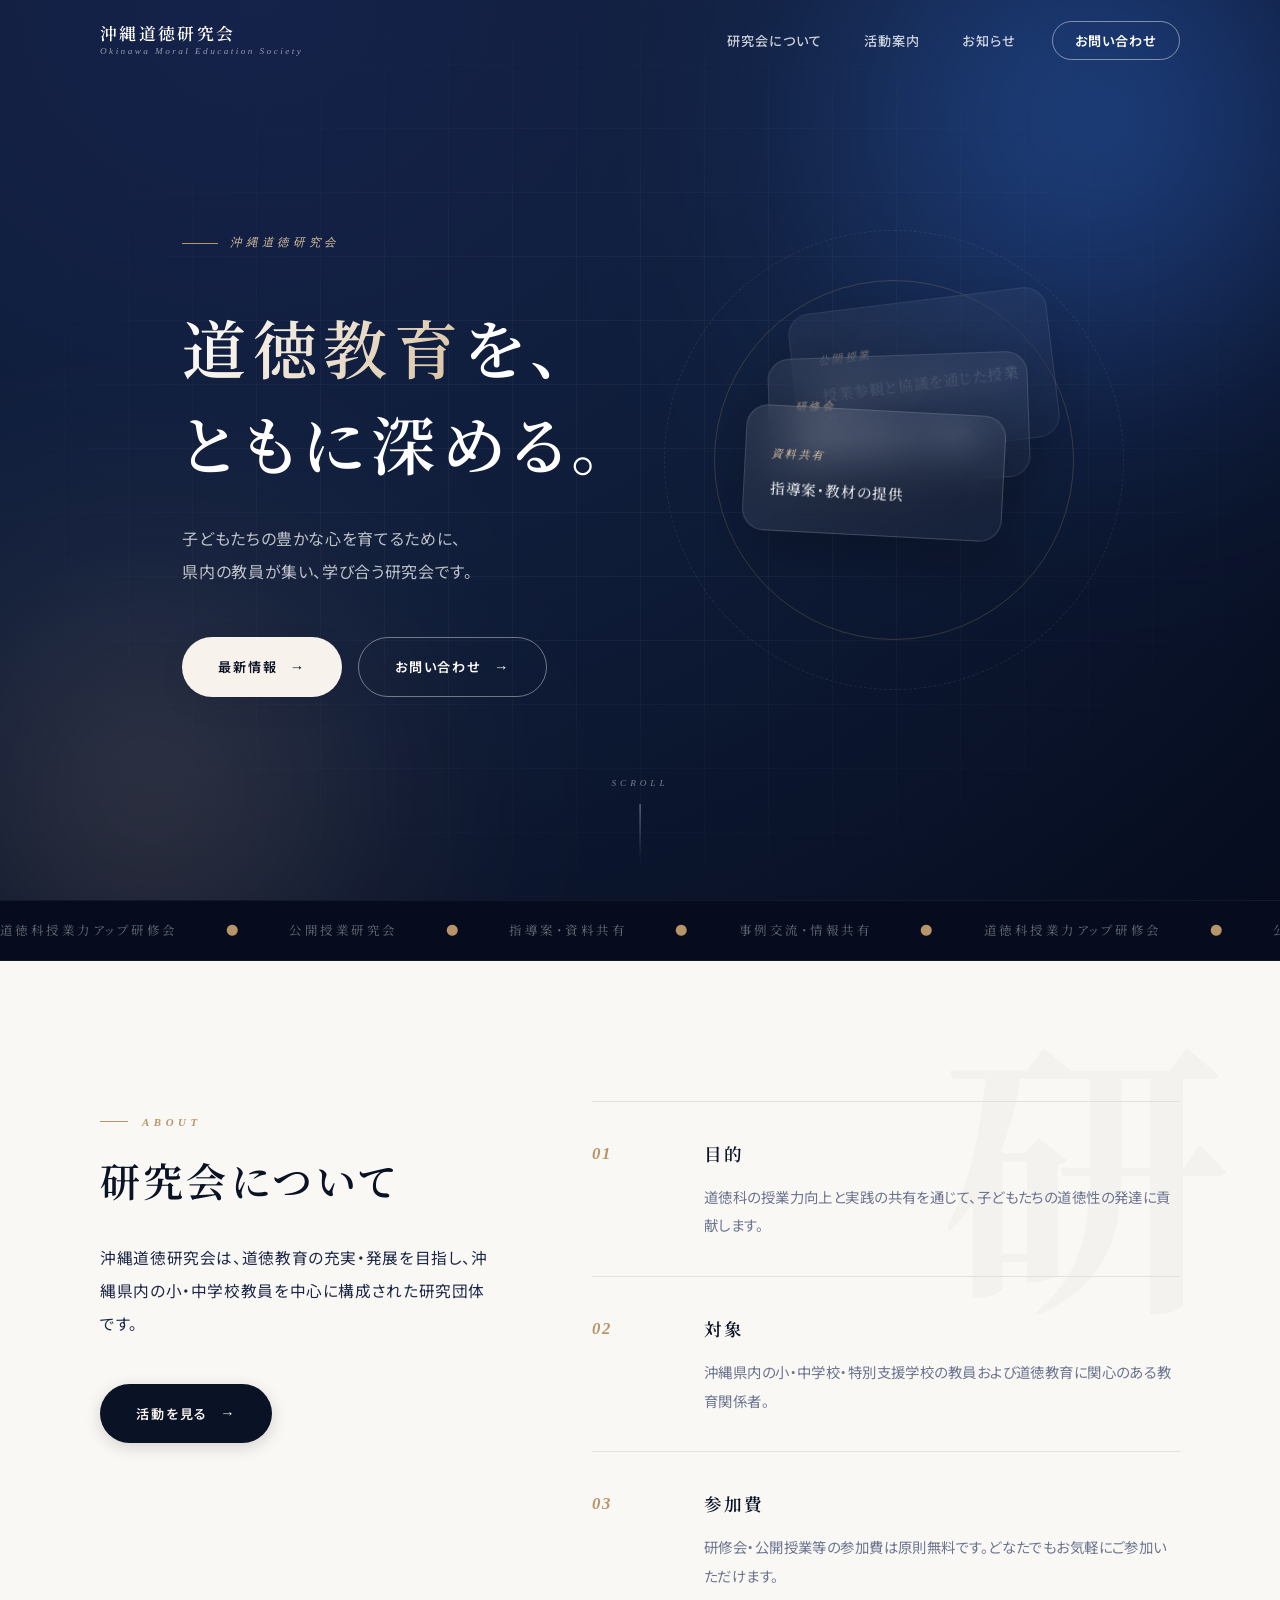
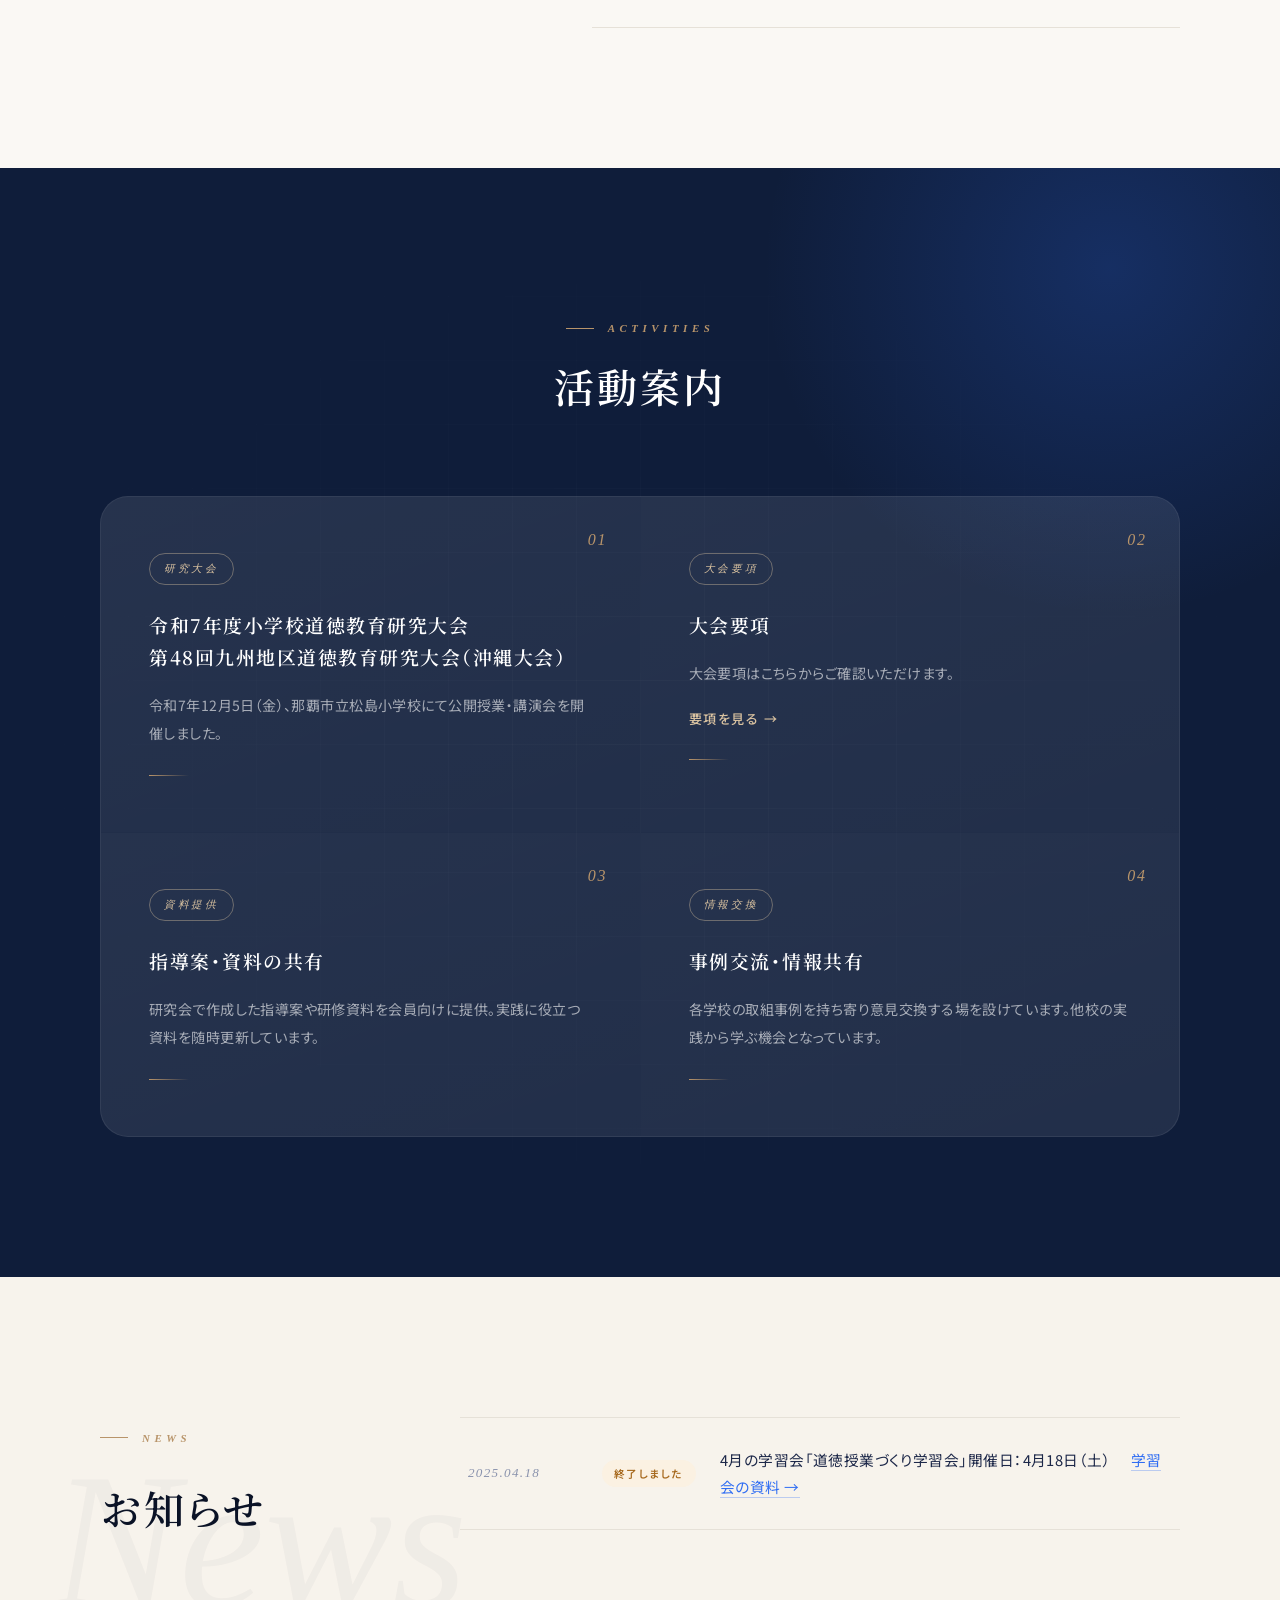
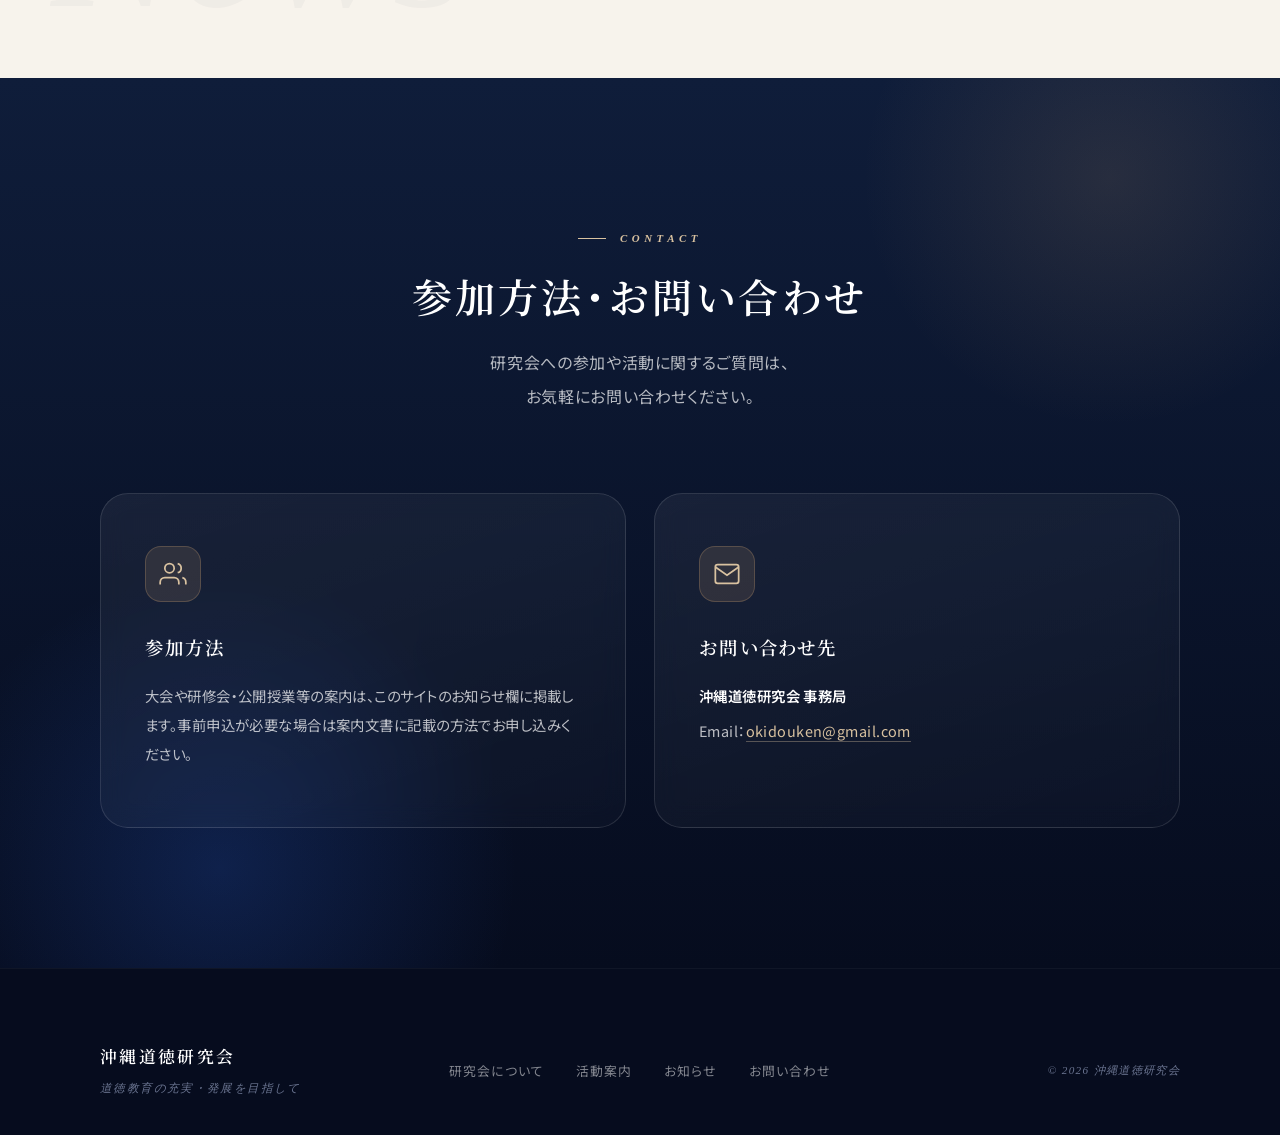
<file: index.html>
<!DOCTYPE html>
<html lang="ja">
<head>
  <meta charset="UTF-8">
  <meta name="viewport" content="width=device-width, initial-scale=1.0">
  <title>沖縄道徳研究会</title>
  <meta name="description" content="沖縄道徳研究会は、道徳教育の充実・発展を目指し、県内の教員が集う研究会です。">
  <link rel="preconnect" href="https://fonts.googleapis.com">
  <link rel="preconnect" href="https://fonts.gstatic.com" crossorigin>
  <link href="https://fonts.googleapis.com/css2?family=Noto+Sans+JP:wght@400;500;700&family=Noto+Serif+JP:wght@500;700&display=swap" rel="stylesheet">
  <link rel="stylesheet" href="style.css">
</head>
<body>

  <!-- ヘッダー -->
  <header class="header" id="header">
    <div class="header__inner">
      <a href="#" class="header__logo">
        <span class="header__logo-jp">沖縄道徳研究会</span>
        <span class="header__logo-en">Okinawa Moral Education Society</span>
      </a>
      <nav class="header__nav" aria-label="メインナビゲーション">
        <ul class="header__nav-list" id="nav-menu">
          <li><a href="#about">研究会について</a></li>
          <li><a href="#activities">活動案内</a></li>
          <li><a href="#news">お知らせ</a></li>
          <li><a href="#contact" class="header__nav-cta">お問い合わせ</a></li>
        </ul>
        <button class="header__hamburger" id="hamburger" aria-expanded="false" aria-label="メニュー">
          <span></span><span></span><span></span>
        </button>
      </nav>
    </div>
  </header>

  <main>

    <!-- HERO -->
    <section class="hero">
      <div class="hero__bg">
        <div class="hero__blob hero__blob--1"></div>
        <div class="hero__blob hero__blob--2"></div>
        <div class="hero__grid" aria-hidden="true"></div>
      </div>
      <div class="hero__inner">
        <div class="hero__text">
          <span class="hero__label">沖縄道徳研究会</span>
          <h1 class="hero__title">
            <em>道徳教育</em>を、<br>ともに深める。
          </h1>
          <p class="hero__desc">子どもたちの豊かな心を育てるために、<br>県内の教員が集い、学び合う研究会です。</p>
          <div class="hero__btns">
            <a href="#news" class="btn btn--white">最新情報</a>
            <a href="#contact" class="btn btn--outline">お問い合わせ</a>
          </div>
        </div>
        <div class="hero__visual" aria-hidden="true">
          <div class="hero__card-stack">
            <div class="hero__card hero__card--back">
              <span>公開授業</span>
              <p>授業参観と協議を通じた授業改善</p>
            </div>
            <div class="hero__card hero__card--mid">
              <span>研修会</span>
              <p>実践的な授業力アップ研修</p>
            </div>
            <div class="hero__card hero__card--front">
              <span>資料共有</span>
              <p>指導案・教材の提供</p>
            </div>
          </div>
        </div>
      </div>
      <div class="hero__scroll" aria-hidden="true">
        <span>SCROLL</span>
        <div class="hero__scroll-line"></div>
      </div>
    </section>

    <!-- MARQUEE -->
    <div class="marquee" aria-hidden="true">
      <div class="marquee__track">
        <span>道徳科授業力アップ研修会</span>
        <span aria-hidden="true">●</span>
        <span>公開授業研究会</span>
        <span aria-hidden="true">●</span>
        <span>指導案・資料共有</span>
        <span aria-hidden="true">●</span>
        <span>事例交流・情報共有</span>
        <span aria-hidden="true">●</span>
        <span>道徳科授業力アップ研修会</span>
        <span aria-hidden="true">●</span>
        <span>公開授業研究会</span>
        <span aria-hidden="true">●</span>
        <span>指導案・資料共有</span>
        <span aria-hidden="true">●</span>
        <span>事例交流・情報共有</span>
        <span aria-hidden="true">●</span>
      </div>
    </div>

    <!-- ABOUT -->
    <section class="about" id="about">
      <div class="wrap">
        <div class="about__layout">
          <div class="about__left">
            <p class="label-en">About</p>
            <h2 class="heading">研究会について</h2>
            <p class="about__lead">沖縄道徳研究会は、道徳教育の充実・発展を目指し、沖縄県内の小・中学校教員を中心に構成された研究団体です。</p>
            <a href="https://drive.google.com/file/d/13Ye7_MSz2B1QgEWNoBo6DblrTEaTL5Um/view?usp=drive_link" target="_blank" rel="noopener noreferrer" class="btn btn--navy">活動を見る</a>
          </div>
          <div class="about__right">
            <div class="about__item">
              <div class="about__item-num">01</div>
              <div class="about__item-body">
                <h3>目的</h3>
                <p>道徳科の授業力向上と実践の共有を通じて、子どもたちの道徳性の発達に貢献します。</p>
              </div>
            </div>
            <div class="about__item">
              <div class="about__item-num">02</div>
              <div class="about__item-body">
                <h3>対象</h3>
                <p>沖縄県内の小・中学校・特別支援学校の教員および道徳教育に関心のある教育関係者。</p>
              </div>
            </div>
            <div class="about__item">
              <div class="about__item-num">03</div>
              <div class="about__item-body">
                <h3>参加費</h3>
                <p>研修会・公開授業等の参加費は原則無料です。どなたでもお気軽にご参加いただけます。</p>
              </div>
            </div>
          </div>
        </div>
      </div>
    </section>

    <!-- ACTIVITIES -->
    <section class="activities" id="activities">
      <div class="wrap">
        <div class="sec-head">
          <p class="label-en">Activities</p>
          <h2 class="heading heading--light">活動案内</h2>
        </div>
        <div class="activities__grid">
          <article class="act-card">
            <div class="act-card__num">01</div>
            <div class="act-card__tag">研究大会</div>
            <h3 class="act-card__title">令和7年度小学校道徳教育研究大会<br>第48回九州地区道徳教育研究大会（沖縄大会）</h3>
            <p class="act-card__text">令和7年12月5日（金）、那覇市立松島小学校にて公開授業・講演会を開催しました。</p>
            <div class="act-card__line"></div>
          </article>
          <article class="act-card">
            <div class="act-card__num">02</div>
            <div class="act-card__tag">大会要項</div>
            <h3 class="act-card__title">大会要項</h3>
            <p class="act-card__text">大会要項はこちらからご確認いただけます。</p>
            <a href="https://drive.google.com/file/d/1OhTGpWUcL0jSf1fhaCDkQ2HPfLnSsAS_/view?usp=drive_link" target="_blank" rel="noopener noreferrer" class="act-card__link">要項を見る →</a>
            <div class="act-card__line"></div>
          </article>
          <article class="act-card">
            <div class="act-card__num">03</div>
            <div class="act-card__tag">資料提供</div>
            <h3 class="act-card__title">指導案・資料の共有</h3>
            <p class="act-card__text">研究会で作成した指導案や研修資料を会員向けに提供。実践に役立つ資料を随時更新しています。</p>
            <div class="act-card__line"></div>
          </article>
          <article class="act-card">
            <div class="act-card__num">04</div>
            <div class="act-card__tag">情報交換</div>
            <h3 class="act-card__title">事例交流・情報共有</h3>
            <p class="act-card__text">各学校の取組事例を持ち寄り意見交換する場を設けています。他校の実践から学ぶ機会となっています。</p>
            <div class="act-card__line"></div>
          </article>
        </div>
      </div>
    </section>

    <!-- NEWS -->
    <section class="news" id="news">
      <div class="wrap">
        <div class="news__layout">
          <div class="news__head">
            <p class="label-en">News</p>
            <h2 class="heading">お知らせ</h2>
          </div>
          <ul class="news__list">
            <li class="news__item">
              <time class="news__date" datetime="2025-04-18">2025.04.18</time>
              <span class="tag tag--amber">終了しました</span>
              <p class="news__text">4月の学習会「道徳授業づくり学習会」開催日：4月18日（土）　<a href="https://drive.google.com/drive/folders/1cPJ84B9eItEDcT43PMzth0sBB7QCTYvP?usp=sharing" target="_blank" rel="noopener noreferrer">学習会の資料 →</a></p>
            </li>
          </ul>
        </div>
      </div>
    </section>

    <!-- CONTACT -->
    <section class="contact" id="contact">
      <div class="wrap">
        <div class="sec-head">
          <p class="label-en label-en--light">Contact</p>
          <h2 class="heading heading--light">参加方法・お問い合わせ</h2>
          <p class="contact__lead">研究会への参加や活動に関するご質問は、<br>お気軽にお問い合わせください。</p>
        </div>
        <div class="contact__grid">
          <div class="contact__card">
            <div class="contact__card-icon" aria-hidden="true">
              <svg width="28" height="28" viewBox="0 0 24 24" fill="none" stroke="currentColor" stroke-width="1.5"><path d="M17 21v-2a4 4 0 0 0-4-4H5a4 4 0 0 0-4 4v2"/><circle cx="9" cy="7" r="4"/><path d="M23 21v-2a4 4 0 0 0-3-3.87"/><path d="M16 3.13a4 4 0 0 1 0 7.75"/></svg>
            </div>
            <h3>参加方法</h3>
            <p>大会や研修会・公開授業等の案内は、このサイトのお知らせ欄に掲載します。事前申込が必要な場合は案内文書に記載の方法でお申し込みください。</p>
          </div>
          <div class="contact__card">
            <div class="contact__card-icon" aria-hidden="true">
              <svg width="28" height="28" viewBox="0 0 24 24" fill="none" stroke="currentColor" stroke-width="1.5"><path d="M4 4h16c1.1 0 2 .9 2 2v12c0 1.1-.9 2-2 2H4c-1.1 0-2-.9-2-2V6c0-1.1.9-2 2-2z"/><polyline points="22,6 12,13 2,6"/></svg>
            </div>
            <h3>お問い合わせ先</h3>
            <address>
              <p><strong>沖縄道徳研究会 事務局</strong></p>
              <p>Email：<a href="mailto:okidouken@gmail.com">okidouken@gmail.com</a></p>
            </address>
          </div>
        </div>
      </div>
    </section>

  </main>

  <!-- FOOTER -->
  <footer class="footer">
    <div class="wrap footer__inner">
      <div class="footer__brand">
        <p class="footer__name">沖縄道徳研究会</p>
        <p class="footer__sub">道徳教育の充実・発展を目指して</p>
      </div>
      <nav class="footer__nav" aria-label="フッターナビゲーション">
        <ul>
          <li><a href="#about">研究会について</a></li>
          <li><a href="#activities">活動案内</a></li>
          <li><a href="#news">お知らせ</a></li>
          <li><a href="#contact">お問い合わせ</a></li>
        </ul>
      </nav>
      <p class="footer__copy">&copy; 2026 沖縄道徳研究会</p>
    </div>
  </footer>

  <script src="script.js"></script>
</body>
</html>
</file>
<file: style.css>
/* ===========================
   デザイントークン
=========================== */
:root {
  --ink:        #0a1226;
  --ink-2:      #111a36;
  --ink-3:      #1c2748;
  --navy:       #0f1d3a;
  --navy-deep:  #060c1e;
  --blue:       #2f6df3;
  --blue-soft:  #5d8bff;
  --sky:        #7cb1ff;
  --gold:       #b8946a;
  --gold-soft:  #d9c2a0;
  --cream:      #f7f3ec;
  --paper:      #faf8f4;
  --line:       #e6e1d8;
  --mute:       #6b7591;
  --mute-2:     #8a93ad;

  --serif: "Noto Serif JP", "Hiragino Mincho ProN", serif;
  --sans:  "Noto Sans JP", "Hiragino Sans", sans-serif;

  --radius-sm: 10px;
  --radius:    18px;
  --radius-lg: 28px;

  --shadow-soft: 0 1px 2px rgba(10,18,38,.04), 0 8px 32px rgba(10,18,38,.06);
  --shadow-lift: 0 4px 12px rgba(10,18,38,.06), 0 24px 60px rgba(10,18,38,.12);

  --ease: cubic-bezier(.2,.7,.2,1);
}

/* ===========================
   リセット・基本
=========================== */
*, *::before, *::after { box-sizing: border-box; margin: 0; padding: 0; }
html { scroll-behavior: smooth; }

body {
  font-family: var(--sans);
  font-size: 16px;
  line-height: 1.85;
  color: var(--ink);
  background: var(--paper);
  overflow-x: hidden;
  font-feature-settings: "palt";
  -webkit-font-smoothing: antialiased;
  text-rendering: optimizeLegibility;
}

img { max-width: 100%; height: auto; display: block; }
a { text-decoration: none; transition: color .25s var(--ease); color: inherit; }
address { font-style: normal; }
::selection { background: var(--ink); color: var(--cream); }

/* ===========================
   共通ユーティリティ
=========================== */
.wrap {
  max-width: 1160px;
  margin: 0 auto;
  padding: 0 40px;
}

.label-en {
  display: inline-flex;
  align-items: center;
  gap: 14px;
  font-size: .68rem;
  letter-spacing: .42em;
  text-transform: uppercase;
  color: var(--gold);
  font-weight: 600;
  margin-bottom: 18px;
  font-family: Georgia, "Times New Roman", serif;
  font-style: italic;
}
.label-en::before {
  content: '';
  width: 28px;
  height: 1px;
  background: currentColor;
  display: inline-block;
}

.label-en--light { color: var(--gold-soft); }

.heading {
  font-family: var(--serif);
  font-size: clamp(1.75rem, 3.2vw, 2.5rem);
  font-weight: 600;
  color: var(--ink);
  letter-spacing: .08em;
  line-height: 1.5;
}

.heading--light { color: #ffffff; }

.sec-head {
  text-align: center;
  margin-bottom: 80px;
}
.sec-head .label-en { justify-content: center; }

/* ===========================
   ボタン
=========================== */
.btn {
  position: relative;
  display: inline-flex;
  align-items: center;
  justify-content: center;
  gap: 12px;
  font-size: .82rem;
  font-weight: 600;
  letter-spacing: .14em;
  padding: 16px 36px;
  border-radius: 999px;
  transition: transform .35s var(--ease), box-shadow .35s var(--ease), background .25s, color .25s, border-color .25s;
  cursor: pointer;
  border: none;
  overflow: hidden;
}

.btn::after {
  content: '→';
  font-family: Georgia, serif;
  font-size: .9rem;
  transition: transform .35s var(--ease);
}
.btn:hover::after { transform: translateX(4px); }

.btn--white {
  background: var(--cream);
  color: var(--ink);
  box-shadow: var(--shadow-soft);
}
.btn--white:hover { transform: translateY(-2px); box-shadow: var(--shadow-lift); color: var(--ink); }

.btn--outline {
  background: transparent;
  color: #ffffff;
  border: 1px solid rgba(255,255,255,.4);
}
.btn--outline:hover { background: rgba(255,255,255,.08); border-color: rgba(255,255,255,.85); color: #fff; }

.btn--navy {
  background: var(--ink);
  color: var(--cream);
  box-shadow: 0 4px 16px rgba(10,18,38,.16);
}
.btn--navy:hover { transform: translateY(-2px); box-shadow: 0 14px 32px rgba(10,18,38,.24); color: var(--cream); }

/* ===========================
   ヘッダー
=========================== */
.header {
  position: fixed;
  top: 0; left: 0; right: 0;
  z-index: 200;
  transition: background .4s var(--ease), box-shadow .4s var(--ease), border-color .4s;
  border-bottom: 1px solid transparent;
}

.header.scrolled {
  background: rgba(250,248,244,.85);
  backdrop-filter: saturate(180%) blur(18px);
  -webkit-backdrop-filter: saturate(180%) blur(18px);
  border-bottom-color: var(--line);
}

.header__inner {
  max-width: 1160px;
  margin: 0 auto;
  padding: 0 40px;
  height: 80px;
  display: flex;
  align-items: center;
  justify-content: space-between;
}

.header__logo {
  display: flex;
  flex-direction: column;
  line-height: 1.25;
}

.header__logo-jp {
  font-family: var(--serif);
  font-size: 1.05rem;
  font-weight: 600;
  color: #ffffff;
  letter-spacing: .14em;
  transition: color .35s;
}

.header.scrolled .header__logo-jp { color: var(--ink); }

.header__logo-en {
  font-size: .58rem;
  letter-spacing: .26em;
  color: rgba(255,255,255,.55);
  font-family: Georgia, serif;
  font-style: italic;
  transition: color .35s;
  margin-top: 2px;
}

.header.scrolled .header__logo-en { color: var(--gold); }

.header__nav-list {
  display: flex;
  align-items: center;
  gap: 6px;
  list-style: none;
}

.header__nav-list a {
  position: relative;
  font-size: .82rem;
  font-weight: 500;
  color: rgba(255,255,255,.78);
  padding: 10px 18px;
  letter-spacing: .08em;
  transition: color .25s;
}

.header__nav-list a:not(.header__nav-cta)::after {
  content: '';
  position: absolute;
  left: 18px; right: 18px;
  bottom: 4px;
  height: 1px;
  background: currentColor;
  transform: scaleX(0);
  transform-origin: right center;
  transition: transform .4s var(--ease);
}
.header__nav-list a:not(.header__nav-cta):hover::after {
  transform: scaleX(1);
  transform-origin: left center;
}

.header.scrolled .header__nav-list a { color: var(--ink-3); }
.header__nav-list a:hover { color: #fff; }
.header.scrolled .header__nav-list a:hover { color: var(--ink); }

.header__nav-cta {
  margin-left: 12px;
  border: 1px solid rgba(255,255,255,.45) !important;
  border-radius: 999px !important;
  padding: 9px 22px !important;
  color: #fff !important;
  font-weight: 600 !important;
  letter-spacing: .12em;
  transition: background .3s, color .3s, border-color .3s;
}

.header.scrolled .header__nav-cta {
  background: var(--ink) !important;
  border-color: var(--ink) !important;
  color: var(--cream) !important;
}

.header__nav-cta:hover {
  background: #fff !important;
  color: var(--ink) !important;
  border-color: #fff !important;
}

.header.scrolled .header__nav-cta:hover {
  background: var(--ink-3) !important;
  border-color: var(--ink-3) !important;
}

.header__hamburger {
  display: none;
  flex-direction: column;
  gap: 5px;
  background: none;
  border: none;
  cursor: pointer;
  padding: 8px;
  width: 42px;
  height: 42px;
  justify-content: center;
}

.header__hamburger span {
  display: block;
  height: 1px;
  background: #fff;
  transition: transform .3s var(--ease), opacity .3s;
  width: 100%;
}
.header.scrolled .header__hamburger span { background: var(--ink); }

/* ===========================
   HERO
=========================== */
.hero {
  position: relative;
  min-height: 100svh;
  display: flex;
  align-items: center;
  background: radial-gradient(ellipse at 20% 0%, #15224a 0%, var(--navy) 45%, var(--navy-deep) 100%);
  overflow: hidden;
  padding: 120px 0 100px;
  color: #fff;
}

.hero__bg { position: absolute; inset: 0; pointer-events: none; }

.hero__blob {
  position: absolute;
  border-radius: 50%;
  filter: blur(120px);
  mix-blend-mode: screen;
}

.hero__blob--1 {
  width: 720px; height: 720px;
  background: radial-gradient(circle, rgba(47,109,243,.55) 0%, transparent 70%);
  top: -240px; right: -180px;
}

.hero__blob--2 {
  width: 540px; height: 540px;
  background: radial-gradient(circle, rgba(184,148,106,.35) 0%, transparent 70%);
  bottom: -160px; left: -120px;
}

.hero__grid {
  position: absolute;
  inset: 0;
  background-image:
    linear-gradient(rgba(255,255,255,.035) 1px, transparent 1px),
    linear-gradient(90deg, rgba(255,255,255,.035) 1px, transparent 1px);
  background-size: 64px 64px;
  mask-image: radial-gradient(ellipse at center, #000 30%, transparent 80%);
  -webkit-mask-image: radial-gradient(ellipse at center, #000 30%, transparent 80%);
}

.hero__inner {
  position: relative;
  z-index: 1;
  max-width: 1160px;
  margin: 0 auto;
  padding: 0 40px;
  display: grid;
  grid-template-columns: 1.05fr 1fr;
  align-items: center;
  gap: 80px;
}

.hero__label {
  display: inline-flex;
  align-items: center;
  gap: 12px;
  font-size: .72rem;
  letter-spacing: .32em;
  color: var(--gold-soft);
  padding: 8px 0;
  margin-bottom: 36px;
  font-family: Georgia, serif;
  font-style: italic;
  text-transform: uppercase;
}
.hero__label::before {
  content: '';
  width: 36px; height: 1px;
  background: var(--gold);
}

.hero__title {
  font-family: var(--serif);
  font-size: clamp(2.2rem, 5vw, 4rem);
  font-weight: 600;
  line-height: 1.5;
  color: #ffffff;
  letter-spacing: .1em;
  margin-bottom: 32px;
}

.hero__title em {
  font-style: normal;
  position: relative;
  background: linear-gradient(120deg, #fff 0%, var(--gold-soft) 100%);
  -webkit-background-clip: text;
  background-clip: text;
  color: transparent;
}

.hero__desc {
  font-size: 1rem;
  color: rgba(255,255,255,.72);
  line-height: 2.1;
  margin-bottom: 48px;
  max-width: 480px;
  letter-spacing: .04em;
}

.hero__btns {
  display: flex;
  gap: 16px;
  flex-wrap: wrap;
}

/* ヒーローカードスタック */
.hero__visual {
  display: flex;
  justify-content: center;
  align-items: center;
  position: relative;
}
.hero__visual::before {
  content: '';
  position: absolute;
  width: 360px; height: 360px;
  border: 1px solid rgba(184,148,106,.25);
  border-radius: 50%;
  animation: rotateRing 60s linear infinite;
}
.hero__visual::after {
  content: '';
  position: absolute;
  width: 460px; height: 460px;
  border: 1px dashed rgba(255,255,255,.08);
  border-radius: 50%;
}
@keyframes rotateRing { to { transform: rotate(360deg); } }

.hero__card-stack {
  position: relative;
  width: 300px;
  height: 320px;
  z-index: 1;
}

.hero__card {
  position: absolute;
  width: 260px;
  background: linear-gradient(145deg, rgba(255,255,255,.09), rgba(255,255,255,.03));
  border: 1px solid rgba(255,255,255,.15);
  backdrop-filter: blur(16px);
  -webkit-backdrop-filter: blur(16px);
  border-radius: 22px;
  padding: 30px 26px;
  color: #fff;
  box-shadow: 0 20px 60px rgba(0,0,0,.25);
  transition: transform .6s var(--ease);
}

.hero__card span {
  display: inline-block;
  font-size: .68rem;
  letter-spacing: .22em;
  color: var(--gold-soft);
  font-family: Georgia, serif;
  font-style: italic;
  margin-bottom: 12px;
  font-weight: 400;
  text-transform: uppercase;
}

.hero__card p {
  font-family: var(--serif);
  font-size: .92rem;
  font-weight: 500;
  color: rgba(255,255,255,.92);
  line-height: 1.7;
  letter-spacing: .04em;
}

.hero__card--back  { top:   0; left: 50px; transform: rotate(-7deg); opacity: .55; }
.hero__card--mid   { top:  55px; left: 25px; transform: rotate(-2deg); opacity: .8; }
.hero__card--front { top: 110px; left:  0;  transform: rotate(3deg); }

.hero__card-stack:hover .hero__card--back  { transform: rotate(-10deg) translateY(-6px); }
.hero__card-stack:hover .hero__card--mid   { transform: rotate(-3deg) translateY(-3px); }
.hero__card-stack:hover .hero__card--front { transform: rotate(4deg) translateY(0); }

/* スクロール案内 */
.hero__scroll {
  position: absolute;
  bottom: 40px;
  left: 50%;
  transform: translateX(-50%);
  display: flex;
  flex-direction: column;
  align-items: center;
  gap: 12px;
  z-index: 1;
}

.hero__scroll span {
  font-size: .58rem;
  letter-spacing: .42em;
  color: rgba(255,255,255,.45);
  font-family: Georgia, serif;
  font-style: italic;
}

.hero__scroll-line {
  width: 1px;
  height: 56px;
  background: linear-gradient(to bottom, rgba(255,255,255,.5), transparent);
  animation: scrollLine 2.2s ease-in-out infinite;
}

@keyframes scrollLine {
  0% { transform: scaleY(0); transform-origin: top; opacity: 1; }
  50% { transform: scaleY(1); transform-origin: top; }
  100% { transform: scaleY(1); transform-origin: bottom; opacity: 0; }
}

/* ===========================
   MARQUEE
=========================== */
.marquee {
  overflow: hidden;
  background: var(--navy-deep);
  padding: 18px 0;
  border-top: 1px solid rgba(255,255,255,.05);
  border-bottom: 1px solid rgba(255,255,255,.05);
}

.marquee__track {
  display: flex;
  gap: 48px;
  white-space: nowrap;
  animation: marquee 28s linear infinite;
  font-size: .78rem;
  letter-spacing: .28em;
  color: rgba(255,255,255,.4);
  font-weight: 400;
  font-family: var(--serif);
}
.marquee__track span[aria-hidden="true"] { color: var(--gold); }

@keyframes marquee {
  from { transform: translateX(0); }
  to   { transform: translateX(-50%); }
}

/* ===========================
   ABOUT
=========================== */
.about {
  padding: 140px 0;
  background: var(--paper);
  position: relative;
}
.about::before {
  content: '研';
  position: absolute;
  top: 60px; right: 4%;
  font-family: var(--serif);
  font-size: 18rem;
  color: rgba(15,29,58,.025);
  font-weight: 700;
  line-height: 1;
  pointer-events: none;
  user-select: none;
}

.about__layout {
  display: grid;
  grid-template-columns: 1fr 1.5fr;
  gap: 100px;
  align-items: start;
  position: relative;
}

.about__left .heading { margin-bottom: 32px; }

.about__lead {
  font-size: .98rem;
  color: var(--ink-3);
  line-height: 2.1;
  margin-bottom: 44px;
  letter-spacing: .04em;
}

.about__right {
  display: flex;
  flex-direction: column;
}

.about__item {
  display: grid;
  grid-template-columns: 80px 1fr;
  gap: 32px;
  padding: 36px 0;
  border-bottom: 1px solid var(--line);
  transition: padding .35s var(--ease);
  align-items: start;
}

.about__item:first-child { border-top: 1px solid var(--line); }
.about__item:hover { padding-left: 8px; }

.about__item-num {
  font-size: 1.05rem;
  font-weight: 600;
  color: var(--gold);
  font-family: Georgia, serif;
  font-style: italic;
  letter-spacing: .1em;
  line-height: 1.4;
  padding-top: 4px;
}

.about__item-body h3 {
  font-family: var(--serif);
  font-size: 1.1rem;
  font-weight: 600;
  color: var(--ink);
  margin-bottom: 12px;
  letter-spacing: .1em;
}

.about__item-body p {
  font-size: .9rem;
  color: var(--mute);
  line-height: 2;
  letter-spacing: .03em;
}

/* ===========================
   ACTIVITIES
=========================== */
.activities {
  padding: 140px 0;
  background: var(--navy);
  position: relative;
  overflow: hidden;
  color: #fff;
}

.activities::before {
  content: '';
  position: absolute;
  width: 700px; height: 700px;
  background: radial-gradient(circle, rgba(47,109,243,.22), transparent 70%);
  top: -250px; right: -180px;
  border-radius: 50%;
  pointer-events: none;
}
.activities::after {
  content: '';
  position: absolute;
  inset: 0;
  background-image:
    linear-gradient(rgba(255,255,255,.025) 1px, transparent 1px),
    linear-gradient(90deg, rgba(255,255,255,.025) 1px, transparent 1px);
  background-size: 64px 64px;
  mask-image: radial-gradient(ellipse at center, #000, transparent 75%);
  -webkit-mask-image: radial-gradient(ellipse at center, #000, transparent 75%);
  pointer-events: none;
}

.activities .wrap { position: relative; z-index: 1; }

.activities__grid {
  display: grid;
  grid-template-columns: repeat(2, 1fr);
  gap: 1px;
  background: rgba(255,255,255,.08);
  border: 1px solid rgba(255,255,255,.08);
  border-radius: var(--radius-lg);
  overflow: hidden;
}

.act-card {
  background: linear-gradient(160deg, rgba(255,255,255,.025), rgba(255,255,255,.005));
  padding: 56px 48px;
  position: relative;
  overflow: hidden;
  transition: background .4s var(--ease);
  min-height: 280px;
  display: flex;
  flex-direction: column;
}

.act-card::before {
  content: '';
  position: absolute;
  inset: 0;
  background: radial-gradient(circle at 100% 0%, rgba(184,148,106,.08), transparent 50%);
  opacity: 0;
  transition: opacity .5s var(--ease);
  pointer-events: none;
}
.act-card:hover { background: rgba(255,255,255,.04); }
.act-card:hover::before { opacity: 1; }

.act-card__num {
  font-size: 1rem;
  font-weight: 500;
  color: var(--gold);
  font-family: Georgia, serif;
  font-style: italic;
  position: absolute;
  top: 28px; right: 32px;
  letter-spacing: .12em;
}

.act-card__tag {
  display: inline-block;
  font-size: .66rem;
  letter-spacing: .26em;
  font-weight: 500;
  color: var(--gold-soft);
  border: 1px solid rgba(217,194,160,.4);
  padding: 5px 14px;
  border-radius: 999px;
  margin-bottom: 24px;
  font-family: Georgia, serif;
  font-style: italic;
  text-transform: uppercase;
  align-self: flex-start;
}

.act-card__title {
  font-family: var(--serif);
  font-size: 1.18rem;
  font-weight: 600;
  color: #ffffff;
  line-height: 1.7;
  margin-bottom: 18px;
  letter-spacing: .08em;
}

.act-card__text {
  font-size: .88rem;
  color: rgba(255,255,255,.6);
  line-height: 2;
  letter-spacing: .03em;
}

.act-card__link {
  display: inline-flex;
  align-items: center;
  gap: 8px;
  margin-top: 20px;
  font-size: .82rem;
  font-weight: 500;
  color: var(--gold-soft);
  letter-spacing: .12em;
  transition: gap .3s var(--ease), color .25s;
  align-self: flex-start;
}
.act-card__link:hover { color: #fff; gap: 14px; }

.act-card__line {
  width: 40px;
  height: 1px;
  background: linear-gradient(90deg, var(--gold), transparent);
  margin-top: auto;
  padding-top: 0;
}
.act-card__line { margin-top: 28px; }

/* ===========================
   NEWS
=========================== */
.news {
  padding: 140px 0;
  background: var(--cream);
  position: relative;
}
.news::before {
  content: 'News';
  position: absolute;
  bottom: 40px; left: 4%;
  font-family: Georgia, serif;
  font-style: italic;
  font-size: 12rem;
  color: rgba(15,29,58,.03);
  line-height: 1;
  pointer-events: none;
  user-select: none;
}

.news__layout {
  display: grid;
  grid-template-columns: 280px 1fr;
  gap: 80px;
  align-items: start;
  position: relative;
}

.news__head .heading { margin-top: 12px; }

.news__list {
  list-style: none;
  display: flex;
  flex-direction: column;
  border-top: 1px solid var(--line);
}

.news__item {
  display: grid;
  grid-template-columns: 110px auto 1fr;
  align-items: center;
  gap: 24px;
  padding: 28px 8px;
  border-bottom: 1px solid var(--line);
  transition: padding .35s var(--ease), background .3s;
}
.news__item:hover { padding-left: 20px; padding-right: 0; background: rgba(255,255,255,.6); }

.news__date {
  font-size: .82rem;
  color: var(--mute-2);
  font-family: Georgia, serif;
  font-style: italic;
  letter-spacing: .1em;
}

.news__text {
  font-size: .92rem;
  color: var(--ink-3);
  letter-spacing: .03em;
}
.news__text a {
  color: var(--blue);
  border-bottom: 1px solid rgba(47,109,243,.3);
  transition: color .25s, border-color .25s;
  margin-left: 4px;
}
.news__text a:hover { color: var(--ink); border-color: var(--ink); }

/* タグ */
.tag {
  display: inline-block;
  font-size: .66rem;
  font-weight: 600;
  letter-spacing: .14em;
  padding: 4px 12px;
  border-radius: 999px;
  white-space: nowrap;
  font-family: var(--sans);
}

.tag--blue   { background: #eaf1ff; color: #2f6df3; }
.tag--green  { background: #ecfaf0; color: #1f8a4d; }
.tag--amber  { background: #fbf1e2; color: #a76a1f; }
.tag--purple { background: #f4eeff; color: #6d49c4; }

/* ===========================
   CONTACT
=========================== */
.contact {
  padding: 140px 0;
  background: linear-gradient(180deg, var(--navy) 0%, var(--navy-deep) 100%);
  position: relative;
  overflow: hidden;
  color: #fff;
}

.contact::after {
  content: '';
  position: absolute;
  width: 600px; height: 600px;
  background: radial-gradient(circle, rgba(47,109,243,.2), transparent 70%);
  bottom: -200px; left: -80px;
  border-radius: 50%;
  pointer-events: none;
}
.contact::before {
  content: '';
  position: absolute;
  width: 500px; height: 500px;
  background: radial-gradient(circle, rgba(184,148,106,.15), transparent 70%);
  top: -150px; right: -80px;
  border-radius: 50%;
  pointer-events: none;
}

.contact .wrap { position: relative; z-index: 1; }

.contact__lead {
  font-size: 1rem;
  color: rgba(255,255,255,.7);
  line-height: 2.1;
  margin-top: 20px;
  letter-spacing: .04em;
}

.contact__grid {
  display: grid;
  grid-template-columns: repeat(2, 1fr);
  gap: 28px;
}

.contact__card {
  background: linear-gradient(160deg, rgba(255,255,255,.06), rgba(255,255,255,.02));
  border: 1px solid rgba(255,255,255,.12);
  border-radius: var(--radius-lg);
  padding: 52px 44px;
  color: #fff;
  backdrop-filter: blur(12px);
  -webkit-backdrop-filter: blur(12px);
  transition: transform .4s var(--ease), border-color .35s, background .35s;
  position: relative;
  overflow: hidden;
}

.contact__card::before {
  content: '';
  position: absolute;
  inset: 0;
  background: radial-gradient(circle at 100% 0%, rgba(184,148,106,.1), transparent 60%);
  opacity: 0;
  transition: opacity .5s var(--ease);
}
.contact__card:hover {
  transform: translateY(-4px);
  border-color: rgba(217,194,160,.35);
  background: linear-gradient(160deg, rgba(255,255,255,.08), rgba(255,255,255,.03));
}
.contact__card:hover::before { opacity: 1; }

.contact__card-icon {
  width: 56px; height: 56px;
  background: rgba(184,148,106,.15);
  border: 1px solid rgba(184,148,106,.3);
  border-radius: 16px;
  display: flex;
  align-items: center;
  justify-content: center;
  color: var(--gold-soft);
  margin-bottom: 28px;
}

.contact__card h3 {
  font-family: var(--serif);
  font-size: 1.15rem;
  font-weight: 600;
  color: #fff;
  margin-bottom: 18px;
  letter-spacing: .1em;
  position: relative;
}

.contact__card p {
  font-size: .9rem;
  color: rgba(255,255,255,.72);
  line-height: 2;
  margin-bottom: 6px;
  letter-spacing: .03em;
  position: relative;
}

.contact__card a { color: var(--gold-soft); border-bottom: 1px solid rgba(217,194,160,.35); transition: color .25s, border-color .25s; }
.contact__card a:hover { color: #fff; border-color: #fff; }

.contact__card address p strong { color: #fff; font-weight: 600; }

/* ===========================
   FOOTER
=========================== */
.footer {
  background: var(--navy-deep);
  padding: 72px 0 36px;
  color: #fff;
  border-top: 1px solid rgba(255,255,255,.04);
}

.footer__inner {
  display: grid;
  grid-template-columns: 1fr auto 1fr;
  align-items: center;
  gap: 48px;
}

.footer__name {
  font-family: var(--serif);
  font-size: 1.05rem;
  font-weight: 600;
  color: #fff;
  letter-spacing: .14em;
  margin-bottom: 6px;
}

.footer__sub {
  font-size: .72rem;
  color: var(--mute);
  letter-spacing: .12em;
  font-family: Georgia, serif;
  font-style: italic;
}

.footer__nav ul {
  list-style: none;
  display: flex;
  gap: 32px;
}

.footer__nav a {
  font-size: .8rem;
  color: rgba(255,255,255,.5);
  letter-spacing: .08em;
  transition: color .25s;
  position: relative;
}
.footer__nav a:hover { color: #fff; }

.footer__copy {
  font-size: .7rem;
  color: var(--mute);
  text-align: right;
  letter-spacing: .12em;
  font-family: Georgia, serif;
  font-style: italic;
}

/* ===========================
   レスポンシブ
=========================== */
@media (max-width: 960px) {
  .hero__inner { grid-template-columns: 1fr; gap: 56px; }
  .hero__visual { display: none; }
  .about__layout { grid-template-columns: 1fr; gap: 56px; }
  .about::before { font-size: 12rem; top: 30px; }
  .news__layout { grid-template-columns: 1fr; gap: 36px; }
  .footer__inner { grid-template-columns: 1fr; text-align: center; gap: 28px; }
  .footer__copy { text-align: center; }
  .footer__nav ul { justify-content: center; }
}

@media (max-width: 768px) {
  .wrap { padding: 0 24px; }
  .header__inner { padding: 0 24px; height: 70px; }

  .header__hamburger { display: flex; }

  .header__nav-list {
    display: none;
    position: fixed;
    top: 70px; left: 0; right: 0; bottom: 0;
    background: rgba(6,12,30,.97);
    flex-direction: column;
    justify-content: center;
    align-items: center;
    gap: 12px;
    backdrop-filter: blur(20px);
  }

  .header__nav-list.is-open { display: flex; }

  .header__nav-list a {
    font-family: var(--serif);
    font-size: 1.3rem;
    padding: 14px 32px;
    color: rgba(255,255,255,.9) !important;
    letter-spacing: .12em;
  }
  .header__nav-list a:not(.header__nav-cta)::after { display: none; }

  .header__nav-cta {
    margin-top: 16px;
    background: rgba(255,255,255,.1) !important;
    border: 1px solid rgba(255,255,255,.3) !important;
    color: #fff !important;
  }

  .hero { min-height: auto; padding: 130px 0 80px; }
  .hero__desc br { display: none; }

  .about, .activities, .news, .contact { padding: 88px 0; }

  .activities__grid { grid-template-columns: 1fr; }
  .contact__grid { grid-template-columns: 1fr; }

  .news__item {
    grid-template-columns: auto 1fr;
    grid-template-rows: auto auto;
    gap: 14px 16px;
    padding: 24px 8px;
  }
  .news__item:hover { padding-left: 12px; }
  .news__text { grid-column: 1 / -1; }

  .news::before { font-size: 7rem; }
  .about::before { display: none; }

  .sec-head { margin-bottom: 56px; }
  .act-card { padding: 44px 32px; min-height: auto; }
  .contact__card { padding: 40px 32px; }
}

@media (max-width: 480px) {
  .hero__title { font-size: 2rem; line-height: 1.55; }
  .hero__btns { flex-direction: column; align-items: stretch; }
  .btn { justify-content: center; padding: 16px 28px; }
  .about__item { grid-template-columns: 56px 1fr; gap: 20px; padding: 28px 0; }
  .footer__nav ul { flex-wrap: wrap; gap: 18px 24px; }
}
</file>
